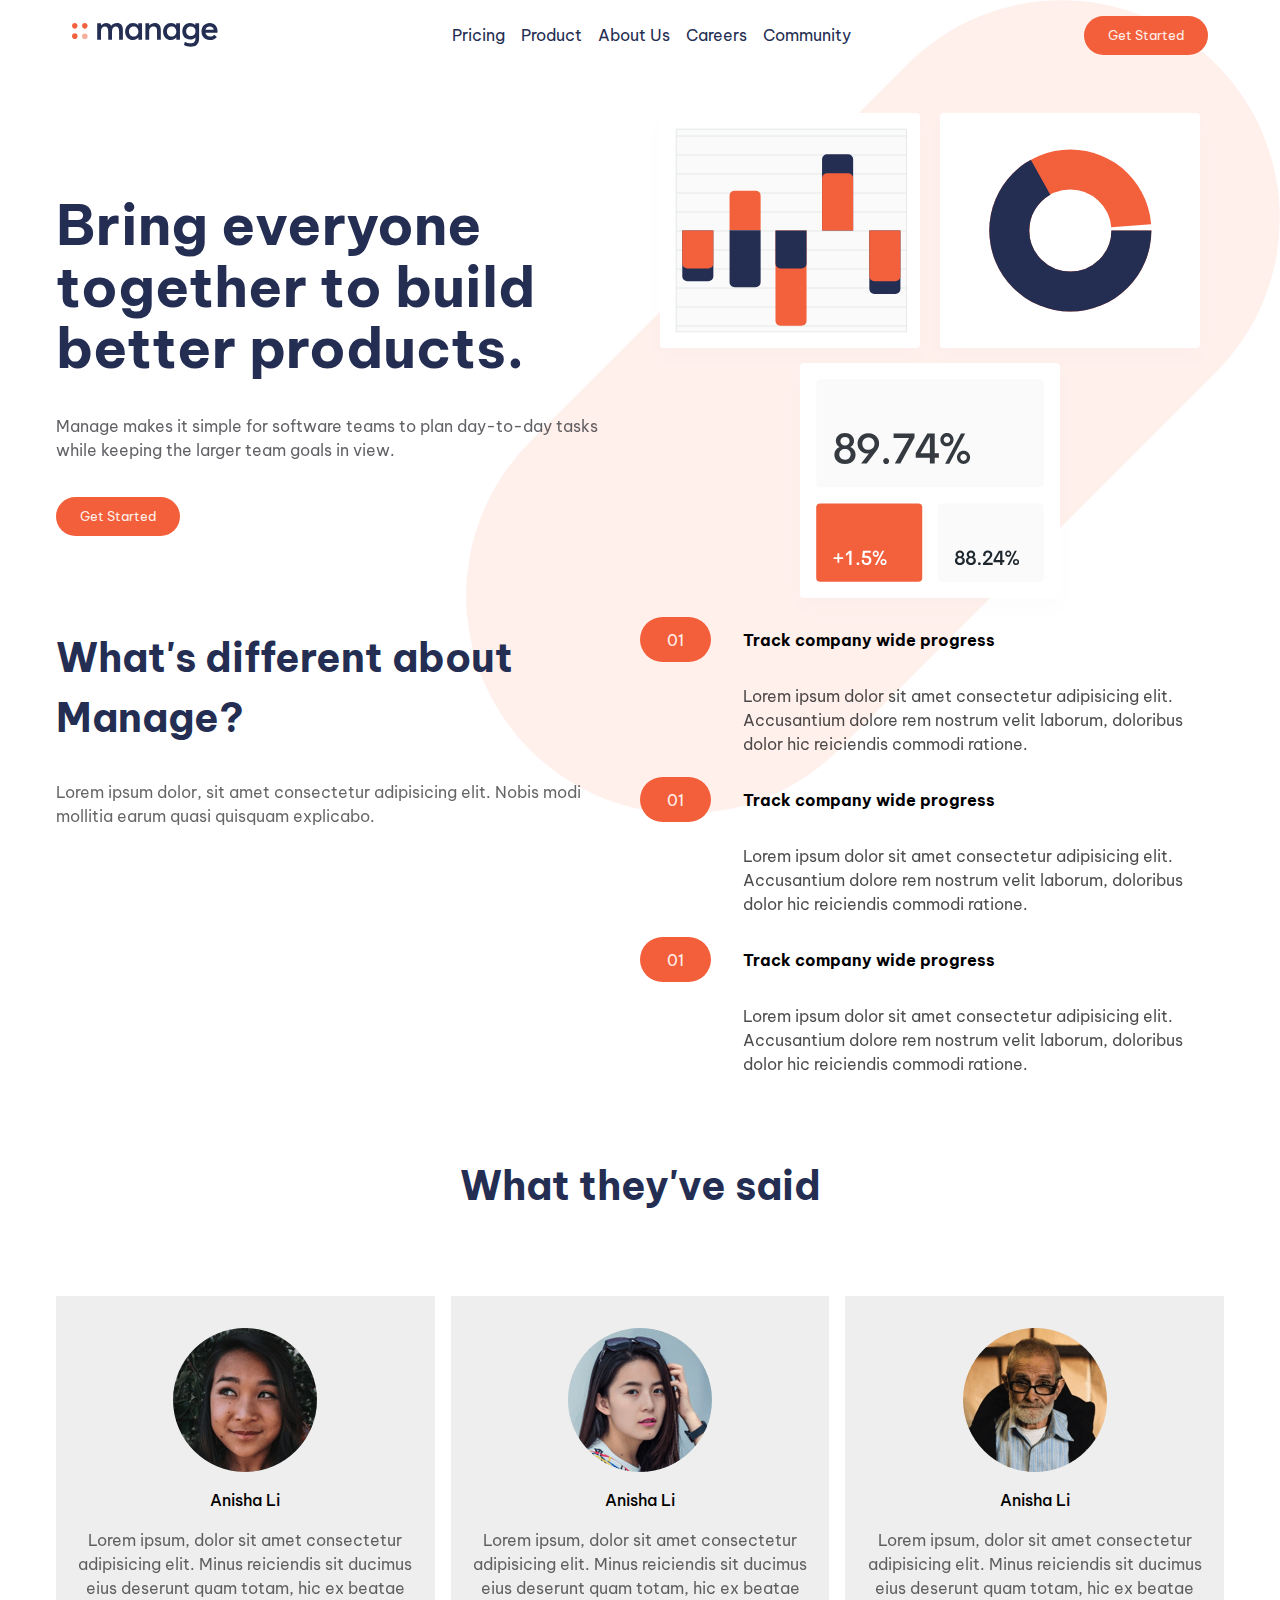
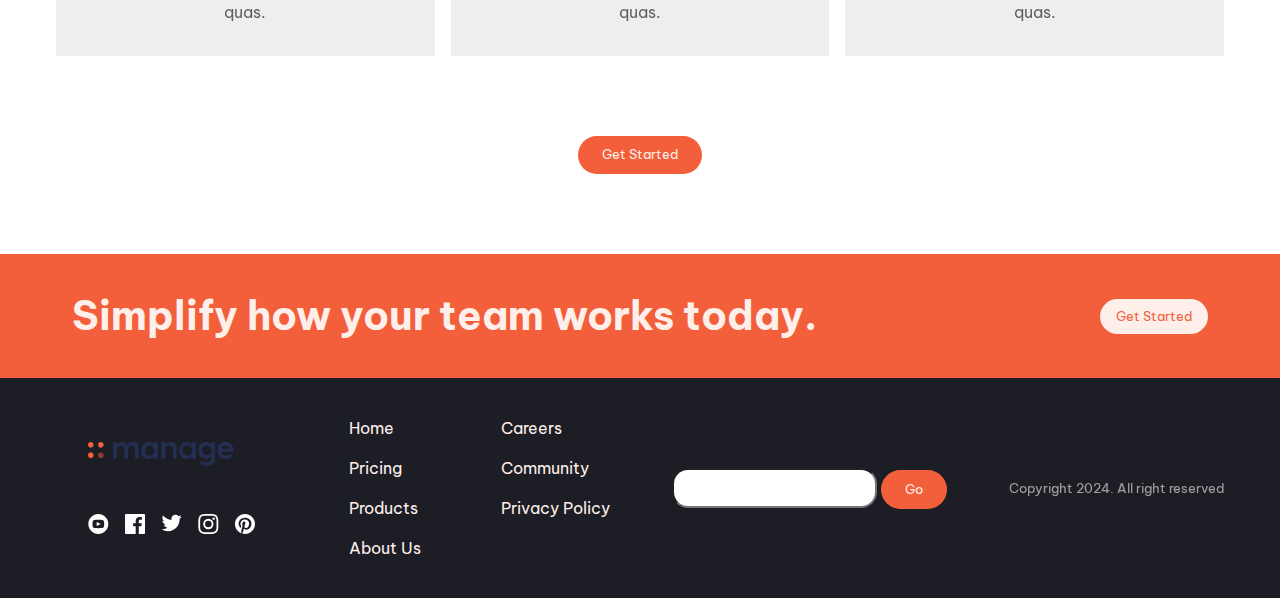
<file: index.html>
<!DOCTYPE html>
<html lang="en">

<head>
  <meta charset="UTF-8" />
  <link rel="icon" type="image/svg+xml" href="favicon.32x32.png" />
  <meta name="viewport" content="width=device-width, initial-scale=1.0" />
  <title>Manage App</title>
  <link rel="icon" type="image/x-icon" href="images/">
  <link rel="preconnect" href="https://fonts.googleapis.com" />
  <link rel="preconnect" href="https://fonts.gstatic.com" crossorigin />
  <link href="https://fonts.googleapis.com/css2?family=Be+Vietnam+Pro:wght@400;500;700&display=swap" rel="stylesheet" />
  <link rel="stylesheet" href="style.css" />
</head>

<body>
  <header class="header">
    <div class="container">
      <div class="nav-wrapper">
        <a href="#"><img src="images/logo.svg" alt="Manage" /></a>
        <nav class="primary-navigation" id="primary-navigation">
          <ul class="nav-list">
            <li><a href="#">Pricing</a></li>
            <li><a href="#">Product</a></li>
            <li><a href="#">About Us</a></li>
            <li><a href="#">Careers</a></li>
            <li><a href="#">Community</a></li>
          </ul>
        </nav>

        <div class="hamberger">
          <input type="checkbox" name="" id="toggle-menu">
          <label for="toggle-menu" class="icon-hamberger"><img src="images/icon-hamburger.svg" alt=""></label>
          <label for="toggle-menu" class="icon-close"><img src="images/icon-close.svg" alt=""></label>
          <ul class="menu-items" role="list">
            <li class="menu-item"><a href="#">Pricing</a></li>
            <li class="menu-item"><a href="#">Product</a></li>
            <li class="menu-item"><a href="#">About Us</a></li>
            <li class="menu-item"><a href="#">Careers</a></li>
            <li class="menu-item"><a href="#">Community</a></li>
            <li class="menu-item"><button style="border: none;
                                                  text-decoration: none;
                                                  background-color: var(--clr-accent-400);
                                                  font-size: var(--fs-300);
                                                  color: var(--clr-accent-100);
                                                  padding: 0.6rem 1.5rem;
                                                  border-radius: 2rem;
                                                  cursor: pointer;
                                                  transition: all 0.3s ease;">Get Started</button></li>
          </ul>
        </div>

        <!-- mobile nav -->
        <!-- <div class="mobile-nav">
            <input type="checkbox" id="menu-toggle" class="menu-toggle" />
            <label for="menu-toggle" class="menu-icon">
              <div class="menu-line menu-line_1"></div>
              <div class="menu-line menu-line_2"></div>
              <div class="menu-line menu-line_3"></div>
            </label>
            <ul class="menu-items">
              <li><a href="#">Pricing</a></li>
              <li><a href="#">Product</a></li>
              <li><a href="#">About Us</a></li>
              <li><a href="#">Careers</a></li>
              <li><a href="#">Community</a></li>
            </ul>
          </div> -->
        <!-- <img src="images/icon-hamburger.svg" alt="" class="mobile-nav" /> -->
        <button class="button-primary">Get Started</button>
      </div>
    </div>
  </header>

  <main>
    <section>
      <div class="container">
        <div class="hero-section">
          <div class="left-section">
            <h1 class="hero-title">
              Bring everyone together to build better products.
            </h1>
            <p class="hero-desc">
              Manage makes it simple for software teams to plan day-to-day
              tasks while keeping the larger team goals in view.
            </p>
            <button class="button-primary hero-button">Get Started</button>
          </div>
          <div class="right-section">
            <img src="images/illustration-intro.svg" alt="" />
          </div>
        </div>
      </div>
    </section>

    <section>
      <div class="container">
        <div class="about-section">
          <div class="about-left">
            <h2 class="about-title">What's different about Manage?</h2>
            <p class="about-desc">Lorem ipsum dolor, sit amet consectetur adipisicing elit. Nobis modi mollitia earum
              quasi quisquam explicabo.</p>
          </div>
          <div class="about-right">
            <div class="about-box">
              <div class="num"><span>01</span></div>
             <div class="text"> <h3 class="sub-heading"> Track company wide progress</h3>
              <p class="sub-desc">Lorem ipsum dolor sit amet consectetur adipisicing elit. Accusantium dolore rem
                nostrum velit laborum, doloribus dolor hic reiciendis commodi ratione.</p></div>
            </div>

            <div class="about-box">
              <div class="num"><span>01</span></div>
             <div class="text"> <h3 class="sub-heading"> Track company wide progress</h3>
              <p class="sub-desc">Lorem ipsum dolor sit amet consectetur adipisicing elit. Accusantium dolore rem
                nostrum velit laborum, doloribus dolor hic reiciendis commodi ratione.</p></div>
            </div>

            <div class="about-box">
              <div class="num"><span>01</span></div>
             <div class="text"> <h3 class="sub-heading"> Track company wide progress</h3>
              <p class="sub-desc">Lorem ipsum dolor sit amet consectetur adipisicing elit. Accusantium dolore rem
                nostrum velit laborum, doloribus dolor hic reiciendis commodi ratione.</p></div>
            </div>
          </div>
        </div>
      </div>
    </section>

    <section>
      <div class="container">
        <div class="testimonial-section">
          <h2 class="testimonial-title">What they've said</h2>
          <div class="testimonial-row">
            <div class="testimonial-card">
              <img src="images/avatar-ali.png" alt="" class="card-image">
              <h3 class="card-name">Anisha Li</h3>
              <p class="testimonial-desc">Lorem ipsum, dolor sit amet consectetur adipisicing elit. Minus reiciendis sit
                ducimus eius deserunt quam totam, hic ex beatae quas.</p>
            </div>

            <div class="testimonial-card">
              <img src="images/avatar-anisha.png" alt="" class="card-image">
              <h3 class="card-name">Anisha Li</h3>
              <p class="testimonial-desc">Lorem ipsum, dolor sit amet consectetur adipisicing elit. Minus reiciendis sit
                ducimus eius deserunt quam totam, hic ex beatae quas.</p>
            </div>

            <div class="testimonial-card">
              <img src="images/avatar-richard.png" alt="" class="card-image">
              <h3 class="card-name">Anisha Li</h3>
              <p class="testimonial-desc">Lorem ipsum, dolor sit amet consectetur adipisicing elit. Minus reiciendis sit
                ducimus eius deserunt quam totam, hic ex beatae quas.</p>
            </div>
          </div>
          <button class="button-primary">Get Started</button>
        </div>
      </div>
    </section>

    <section>
      <div class="cta-section">
        <div class="cta container">
        <h1 class="heading-primary-white">Simplify how your team works today.</h1>
        <button class="white-button">Get Started</button>
    </div>
    </div>
    </section>
    
  </main>

  <footer class="footer">
    <div class="container footer-container">
    <div class="list-1">
      <a href="#"><img src="images/logo.svg" alt="" class="footer-image"></a>
      <div class="icons">
        <a href="#"><img src="images/icon-youtube.svg" alt=""></a>
        <a href="#"><img src="images/icon-facebook.svg" alt=""></a>
        <a href="#"><img src="images/icon-twitter.svg" alt=""></a>
        <a href="#"><img src="images/icon-instagram.svg" alt=""></a>
        <a href="#"><img src="images/icon-pinterest.svg" alt=""></a>
      </div>
    </div>

    <div class="list-2">
      <ul class="footer-navigation">
        <li><a href="#">Home</a></li>
        <li><a href="#">Pricing</a></li>
        <li><a href="#">Products</a></li>
        <li><a href="#">About Us</a></li>
      </ul>
      <ul class="footer-links">
        <li><a href="#">Careers</a></li>
        <li><a href="#">Community</a></li>
        <li><a href="#">Privacy Policy</a></li>
      </ul>
    </div>
    <div class="list-3">
      <div class="footer-box">
      <input type="email" name="" id="" >
      <button class="button-primary">Go</button>
    </div>
  </div>
  <div class="list-4"><p class="copyright-para">Copyright 2024. All right reserved</p></div>
  </div>
  </footer>
</body>

</html>
</file>
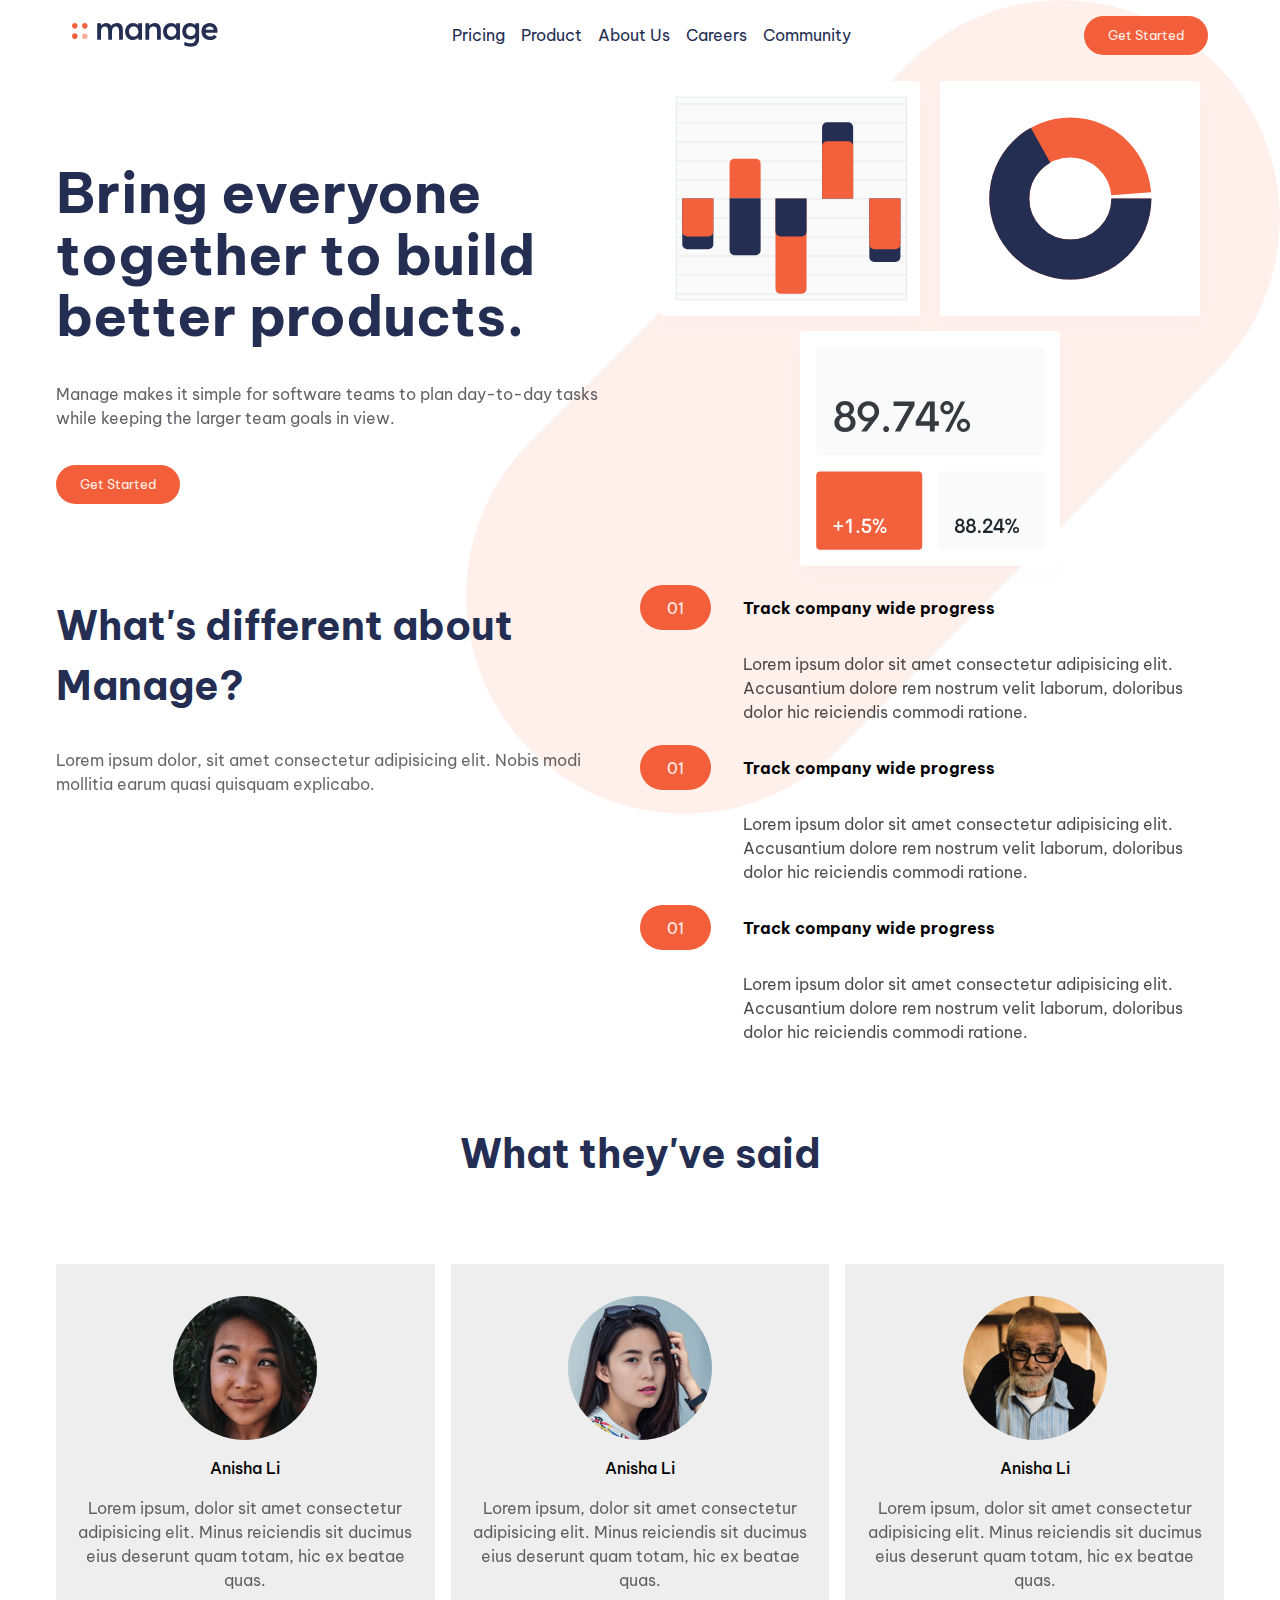
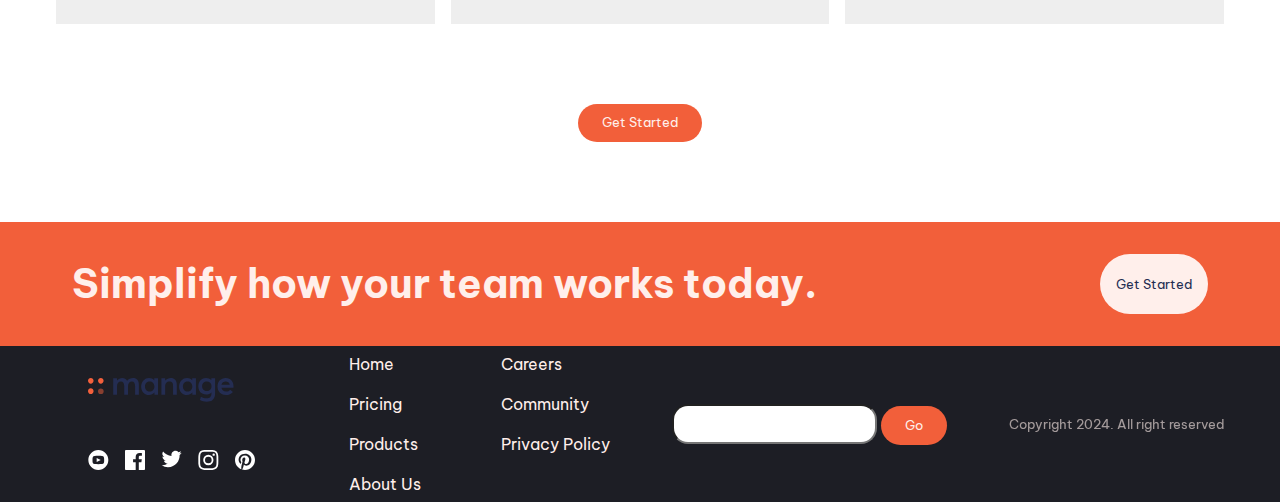
<file: saad/index.html>
<!DOCTYPE html>
<html lang="en">

<head>
  <meta charset="UTF-8" />
  <link rel="icon" type="image/svg+xml" href="favicon.svg" />
  <meta name="viewport" content="width=device-width, initial-scale=1.0" />
  <title>Manage App</title>
  <link rel="preconnect" href="https://fonts.googleapis.com" />
  <link rel="preconnect" href="https://fonts.gstatic.com" crossorigin />
  <link href="https://fonts.googleapis.com/css2?family=Be+Vietnam+Pro:wght@400;500;700&display=swap" rel="stylesheet" />
  <link rel="stylesheet" href="style.css" />
</head>

<body>
  <header class="header">
    <div class="container">
      <div class="nav-wrapper">
        <a href="#"><img src="images/logo.svg" alt="Manage" /></a>
        <nav class="primary-navigation" id="primary-navigation">
          <ul class="nav-list">
            <li><a href="#">Pricing</a></li>
            <li><a href="#">Product</a></li>
            <li><a href="#">About Us</a></li>
            <li><a href="#">Careers</a></li>
            <li><a href="#">Community</a></li>
          </ul>
        </nav>

        <div class="hamberger">
          <input type="checkbox" name="" id="toggle-menu">
          <label for="toggle-menu" class="icon-hamberger"><img src="images/icon-hamburger.svg" alt=""></label>
          <label for="toggle-menu" class="icon-close"><img src="images/icon-close.svg" alt=""></label>
          <ul class="menu-items" role="list">
            <li class="menu-item"><a href="#">Pricing</a></li>
            <li class="menu-item"><a href="#">Product</a></li>
            <li class="menu-item"><a href="#">About Us</a></li>
            <li class="menu-item"><a href="#">Careers</a></li>
            <li class="menu-item"><a href="#">Community</a></li>
            <li class="menu-item"><button type="button" class="btn bg-accent-400 text-accent-100 fw-regular fs-300" style="box-shadow: none;">Get Started</button></li>
          </ul>
        </div>

        <!-- mobile nav -->
        <!-- <div class="mobile-nav">
            <input type="checkbox" id="menu-toggle" class="menu-toggle" />
            <label for="menu-toggle" class="menu-icon">
              <div class="menu-line menu-line_1"></div>
              <div class="menu-line menu-line_2"></div>
              <div class="menu-line menu-line_3"></div>
            </label>
            <ul class="menu-items">
              <li><a href="#">Pricing</a></li>
              <li><a href="#">Product</a></li>
              <li><a href="#">About Us</a></li>
              <li><a href="#">Careers</a></li>
              <li><a href="#">Community</a></li>
            </ul>
          </div> -->
        <!-- <img src="images/icon-hamburger.svg" alt="" class="mobile-nav" /> -->
        <button class="button-primary">Get Started</button>
      </div>
    </div>
  </header>

  <main>
    <section>
      <div class="container">
        <div class="hero-section">
          <div class="left-section">
            <h1 class="hero-title">
              Bring everyone together to build better products.
            </h1>
            <p class="hero-desc">
              Manage makes it simple for software teams to plan day-to-day
              tasks while keeping the larger team goals in view.
            </p>
            <button class="button-primary hero-button">Get Started</button>
          </div>
          <div class="right-section">
            <img src="images/illustration-intro.svg" alt="" />
          </div>
        </div>
      </div>
    </section>

    <section>
      <div class="container">
        <div class="about-section">
          <div class="about-left">
            <h2 class="about-title">What's different about Manage?</h2>
            <p class="about-desc">Lorem ipsum dolor, sit amet consectetur adipisicing elit. Nobis modi mollitia earum
              quasi quisquam explicabo.</p>
          </div>
          <div class="about-right">
            <div class="about-box">
              <div class="num"><span>01</span></div>
             <div class="text"> <h3 class="sub-heading"> Track company wide progress</h3>
              <p class="sub-desc">Lorem ipsum dolor sit amet consectetur adipisicing elit. Accusantium dolore rem
                nostrum velit laborum, doloribus dolor hic reiciendis commodi ratione.</p></div>
            </div>

            <div class="about-box">
              <div class="num"><span>01</span></div>
             <div class="text"> <h3 class="sub-heading"> Track company wide progress</h3>
              <p class="sub-desc">Lorem ipsum dolor sit amet consectetur adipisicing elit. Accusantium dolore rem
                nostrum velit laborum, doloribus dolor hic reiciendis commodi ratione.</p></div>
            </div>

            <div class="about-box">
              <div class="num"><span>01</span></div>
             <div class="text"> <h3 class="sub-heading"> Track company wide progress</h3>
              <p class="sub-desc">Lorem ipsum dolor sit amet consectetur adipisicing elit. Accusantium dolore rem
                nostrum velit laborum, doloribus dolor hic reiciendis commodi ratione.</p></div>
            </div>
          </div>
        </div>
      </div>
    </section>

    <section>
      <div class="container">
        <div class="testimonial-section">
          <h2 class="testimonial-title">What they've said</h2>
          <div class="testimonial-row">
            <div class="testimonial-card">
              <img src="images/avatar-ali.png" alt="" class="card-image">
              <h3 class="card-name">Anisha Li</h3>
              <p class="testimonial-desc">Lorem ipsum, dolor sit amet consectetur adipisicing elit. Minus reiciendis sit
                ducimus eius deserunt quam totam, hic ex beatae quas.</p>
            </div>

            <div class="testimonial-card">
              <img src="images/avatar-anisha.png" alt="" class="card-image">
              <h3 class="card-name">Anisha Li</h3>
              <p class="testimonial-desc">Lorem ipsum, dolor sit amet consectetur adipisicing elit. Minus reiciendis sit
                ducimus eius deserunt quam totam, hic ex beatae quas.</p>
            </div>

            <div class="testimonial-card">
              <img src="images/avatar-richard.png" alt="" class="card-image">
              <h3 class="card-name">Anisha Li</h3>
              <p class="testimonial-desc">Lorem ipsum, dolor sit amet consectetur adipisicing elit. Minus reiciendis sit
                ducimus eius deserunt quam totam, hic ex beatae quas.</p>
            </div>
          </div>
          <button class="button-primary">Get Started</button>
        </div>
      </div>
    </section>

    <section>
      <div class="cta-section">
        <div class="cta container">
        <h1 class="heading-primary-white">Simplify how your team works today.</h1>
        <button class="white-button">Get Started</button>
    </div>
    </div>
    </section>
    
  </main>

  <footer class="footer">
    <div class="container footer-container">
    <div class="list-1">
      <a href="#"><img src="images/logo.svg" alt="" class="footer-image"></a>
      <div class="icons">
        <a href="#"><img src="images/icon-youtube.svg" alt=""></a>
        <a href="#"><img src="images/icon-facebook.svg" alt=""></a>
        <a href="#"><img src="images/icon-twitter.svg" alt=""></a>
        <a href="#"><img src="images/icon-instagram.svg" alt=""></a>
        <a href="#"><img src="images/icon-pinterest.svg" alt=""></a>
      </div>
    </div>

    <div class="list-2">
      <ul class="footer-navigation">
        <li><a href="#">Home</a></li>
        <li><a href="#">Pricing</a></li>
        <li><a href="#">Products</a></li>
        <li><a href="#">About Us</a></li>
      </ul>
      <ul class="footer-links">
        <li><a href="#">Careers</a></li>
        <li><a href="#">Community</a></li>
        <li><a href="#">Privacy Policy</a></li>
      </ul>
    </div>
    <div class="list-3">
      <div class="footer-box">
      <input type="email" name="" id="" >
      <button class="button-primary">Go</button>
    </div>
  </div>
  <div class="list-4"><p class="copyright-para">Copyright 2024. All right reserved</p></div>
  </div>
  </footer>
</body>

</html>
</file>
<file: style.css>
:root {
  --clr-accent-400: hsl(12, 88%, 59%);
  --clr-accent-100: hsl(13, 100%, 96%);

  --clr-primary-400: hsl(228, 39%, 23%);

  --clr-neutral-100: hsl(232, 12%, 13%);
  --clr-neutral-900: hsl(0 0% 0%);

  --ff-primary: "Be Vietnam Pro", sans-serif;

  --ff-body: var(--ff-primary);
  --ff-heading: var(--ff-primary);

  --fw-regular: 400;
  --fw-semi-bold: 500;
  --fw-bold: 700;

  --fs-300: 0.8125rem;
  --fs-400: 0.875rem;
  --fs-500: 0.9375rem;
  --fs-600: 1rem;
  --fs-700: 1.875rem;
  --fs-800: 2.5rem;
  --fs-900: 3.5rem;

  --fs-body: var(--fs-400);
  --fs-primary-heading: var(--fs-800);
  --fs-secondary-heading: var(--fs-700);
  --fs-nav: var(--fs-500);
  --fs-button: var(--fs-300);
}

@media (min-width: 50em) {
  :root {
    --fs-body: var(--fs-500);
    --fs-primary-heading: var(--fs-900);
    --fs-secondary-heading: var(--fs-800);

    --fs-nav: var(--fs-300);
  }
}

/* https://piccalil.li/blog/a-modern-css-reset */

/* Box sizing rules */
*,
*::before,
*::after {
  box-sizing: border-box;
}

/* Remove default margin */
* {
  margin: 0;
  padding: 0;
  font: inherit;
}

/* Remove list styles on ul, ol elements with a list role, which suggests default styling will be removed */
ul[role="list"],
ol[role="list"] {
  list-style: none;
}

/* Set core root defaults */
html:focus-within {
  scroll-behavior: smooth;
}

html,
body {
  height: 100%;
}

/* Set core body defaults */
body {
  text-rendering: optimizeSpeed;
  line-height: 1.5;
  font-family: var(--ff-body);
  background: url("images/bg-tablet-pattern.svg") top right no-repeat;
  width: 100%;
}

/* A elements that don't have a class get default styles */
a:not([class]) {
  text-decoration-skip-ink: auto;
}

/* Make images easier to work with */
img,
picture,
svg {
  max-width: 100%;
  display: block;
}

/* Remove all animations, transitions and smooth scroll for people that prefer not to see them */
@media (prefers-reduced-motion: reduce) {
  html:focus-within {
    scroll-behavior: auto;
  }

  *,
  *::before,
  *::after {
    animation-duration: 0.01ms !important;
    animation-iteration-count: 1 !important;
    transition-duration: 0.01ms !important;
    scroll-behavior: auto !important;
  }
}

/* Utility classes */

.text-primary-400 {
  color: var(--clr-primary-400);
}
.text-accent-400 {
  color: var(--clr-accent-400);
}
.text-accent-100 {
  color: var(--clr-accent-100);
}
.text-neutral-100 {
  color: var(--clr-neutral-100);
}
.text-neutral-900 {
  color: var(--clr-neutral-900);
}

.bg-primary-400 {
  background-color: var(--clr-primary-400);
}
.bg-accent-400 {
  background-color: var(--clr-accent-400);
}
.bg-accent-100 {
  background-color: var(--clr-accent-100);
}
.bg-neutral-100 {
  background-color: var(--clr-neutral-100);
}
.bg-neutral-900 {
  background-color: var(--clr-neutral-900);
}

.fw-bold {
  font-weight: var(--fw-bold);
}
.fw-semi-bold {
  font-weight: var(--fw-semi-bold);
}
.fw-regular {
  font-weight: var(--fw-regular);
}

.fs-primary-heading {
  font-size: var(--fs-primary-heading);
}
.fs-secondary-heading {
  font-size: var(--fs-secondary-heading);
}

.fs-300 {
  font-size: var(--fs-300);
}
.fs-400 {
  font-size: var(--fs-400);
}
.fs-500 {
  font-size: var(--fs-500);
}
.fs-600 {
  font-size: var(--fs-600);
}

.container {
  max-width: 1200px;
  margin: auto;
  padding: 0 1rem;
}

.button-primary {
  border: none;
  text-decoration: none;
  background-color: var(--clr-accent-400);
  font-size: var(--fs-300);
  color: var(--clr-accent-100);
  padding: 0.6rem 1.5rem;
  border-radius: 2rem;
  cursor: pointer;
  transition: all 0.3s ease;
}

.button-primary:hover {
    opacity: 0.6;
    box-shadow: 0px 10px 20px 0px var(--clr-accent-400);
}

/* header */
.nav-wrapper {
  display: flex;
  justify-content: space-between;
  align-items: center;
  padding: 1rem;
}

.nav-list {
  list-style: none;
  display: flex;
  gap: 1rem;
}

.nav-list a {
  text-decoration: none;
  color: var(--clr-primary-400);
}

.nav-list a:hover {
  color: var(--clr-accent-400);
}

.hamberger {
  display: none;
}
/* mobile nav */

.mobile-nav {
  display: none;
}

/* hero section styling */
.hero-section {
  margin-top: 2rem;
  display: flex;
  align-items: center;
  /* height: 80vh; */
  justify-content: space-between;
}

.hero-title {
  font-size: var(--fs-primary-heading);
  font-weight: var(--fw-bold);
  color: var(--clr-primary-400);
  line-height: 1.1;
}

.hero-desc {
  opacity: 0.7;
  color: var(--clr-neutral-100);
}

.hero-section .left-section {
  flex: 1;
  display: flex;
  flex-direction: column;
  align-items: flex-start;
  justify-content: space-between;
  gap: 2.2rem;
}

.hero-section .right-section {
  flex: 1;
}

.about-section{
  display: flex;
  /* height: 60vh; */
}
.about-left {
  display: flex;
  flex-direction: column;
  gap: 2rem;
  flex: 1;
}

.about-right {
  display: flex;
  flex-direction: column;
  gap: 2rem;
  flex: 1;
}

.about-title {
  font-size: var(--fs-secondary-heading);
  font-weight: var(--fw-bold);
  color: var(--clr-primary-400);
}
.about-box {
  display: flex;
  /* flex-direction: column; */
  gap: 2rem;
}
.about-box span {
  padding: 0.8rem 1.7rem;
  background-color: var(--clr-accent-400);
  border-radius: 2rem;
  color: var(--clr-accent-100);
  
}

.about-box {
  display: flex;
}
.sub-heading {
  margin-bottom: 2rem;
}

.sub-desc {
  opacity: 0.7;
}
.sub-heading {
  color: var(--clr-neutral-900);
  font-weight: var(--fw-bold);
}
.about-desc {
  opacity: 0.6;
}

.testimonial-section{
  display: flex;
  flex-direction: column;
  align-items: center;
  /* height: auto; */
  gap: 5rem;
  margin-top: 5rem;
  margin-bottom: 5rem;
}
.testimonial-title {
  font-size: var(--fs-secondary-heading);
  font-weight: var(--fw-bold);
  color: var(--clr-primary-400);
}
.testimonial-row {
  display: flex;
  gap: 1rem;
  align-items: center;
}
.testimonial-card {
  background-color: rgb(238, 238, 238);
  display: flex;
  flex-direction: column;
  align-items: center;
  padding: 2rem 1rem;
  gap: 1rem;
}
.testimonial-card .card-image {
  /* position: relative; */
  /* top: -5rem; */
}
.card-name {
  font-size: var(--fs-600);
  font-weight: var(--fw-semi-bold);
}
.testimonial-desc {
  opacity: 0.6;
  text-align: center;
}
.cta-section {
  background-color: var(--clr-accent-400);
}
.cta{
  display: flex;
  justify-content: space-between;
  padding: 2rem;
  align-items: center;
}

.heading-primary-white {
  font-size: var(--fs-secondary-heading);
  font-weight: var(--fw-bold);
  color: var(--clr-accent-100);
}
.white-button {
  background-color: var(--clr-accent-100);
  color: var(--clr-accent-400);
  font-size: var(--fs-300);
  padding: 0.5rem 1rem;
  border-radius: 2rem;
  cursor: pointer;
  border: none;
  
}

.footer {
  background-color: var(--clr-neutral-100);
  padding: 2rem 0rem
}
.footer-container {
  display: flex;
  justify-content: space-between;
  align-items: center;
}
.list-1 {
  padding: 2rem;
  display: flex;
  flex-direction: column;
  gap: 3rem;
}

.list-2 {
  display: flex;
  gap: 5rem;
}
.footer-navigation {
  list-style: none;
  display: flex;
  flex-direction: column;
  gap: 1rem;
}
.footer-navigation li a {
  text-decoration: none;
  color: var(--clr-accent-100);
}
.icons {
  display: flex;
  gap: 1rem;
}

.footer-links {
  display: flex;
  flex-direction: column;
  list-style: none;
  gap: 1rem;
}

.footer-links li a {
  text-decoration: none;
  color: var(--clr-accent-100);
}
.list-3 {
  display: flex;
  flex-direction: column;
  gap: 1rem;
}
input{
  border-radius: 1rem;
  padding: 0.4rem 0rem;
}
.list-4 p {
  color: var(--clr-accent-100);
  font-size: var(--fs-300);
  opacity: 0.6;
} 
/* media queries  */

@media (max-width: 768px) {
  .primary-navigation {
    display: none;
  }

  .hamberger a {
    text-decoration: none;
    color: var(--clr-accent-100);
  }

  .nav-wrapper .button-primary {
    display: none;
  }

  .mobile-nav {
    display: block;
  }

  .hamberger {
    display: block;
  }

  .navigation {
    display: flex;
    justify-content: space-between;
    align-items: center;
    margin: 20px 5px;
    position: relative;
  }
  
  .menu-items {
    display: none;
    flex-direction: column;
    box-shadow: 2px 4px 10px 2px gray;
    position: absolute;
    right: 0;
    padding: 10px;
    z-index: 1;
    background-color: black;
    width: 100%;
  }
  .menu-item{
    margin: 10px 0px;
  }
  
  
  #toggle-menu {
    display: none;
  }
  
  .icon-hamberger,
  .icon-close {
    cursor: pointer;
    /* display: inline-block; */
  }
  
  .icon-close {
    display: none;
  }
  
  #toggle-menu:checked ~ .icon-hamberger {
    display: none;
  }
  
  #toggle-menu:checked ~ .icon-close {
    display: inline-block;
  }
  
  
  #toggle-menu:checked ~ .menu-items {
    display: flex;
    flex-direction: column;
  }

  .hero-section .left-section {
    text-align: center;
    align-items: center;
  }

    .hero-button {
      text-align: center;
    }

  .about-title {
    text-align: center;
  }
  .about-desc {
    text-align: center;
  }

  .cta {
    flex-direction: column;
    align-items:center;
    gap: 1rem;
    text-align: center;
  }

  .footer-container {
    display: flex;
    flex-direction: column;
    gap: 2rem;
    
  }

  .list-1 {
    order: 3;
  }
  .list-2 {
    order: 4;
  }
  .list-3 .footer-box {
    order: 0;
    margin-top: 2rem;
  }

  .list-3 .copyright {
    order: 2;
  }
  .list-4 {
    order: 5;

  }
}

@media (max-width: 576px) {
  .hero-section {
    padding: 2rem 0;
    flex-direction: column;
    gap: 1rem;
  }

  .hero-section .left-section {
    order: 1;
  }

  .hero-section .right-section {
    order: 0;
  }

  .about-section {
    flex-direction: column;
    gap: 5rem;
    padding: 2rem 0rem;
  }

  .testimonial-section {
    flex-direction: column;
    display: flex;
    margin-top: 10rem;
  }
  .testimonial-row {
    display: flex;
    flex-direction: column;
  }
}
</file>
<file: saad/style.css>
:root {
  --clr-accent-400: hsl(12, 88%, 59%);
  --clr-accent-100: hsl(13, 100%, 96%);

  --clr-primary-400: hsl(228, 39%, 23%);

  --clr-neutral-100: hsl(232, 12%, 13%);
  --clr-neutral-900: hsl(0 0% 0%);

  --ff-primary: "Be Vietnam Pro", sans-serif;

  --ff-body: var(--ff-primary);
  --ff-heading: var(--ff-primary);

  --fw-regular: 400;
  --fw-semi-bold: 500;
  --fw-bold: 700;

  --fs-300: 0.8125rem;
  --fs-400: 0.875rem;
  --fs-500: 0.9375rem;
  --fs-600: 1rem;
  --fs-700: 1.875rem;
  --fs-800: 2.5rem;
  --fs-900: 3.5rem;

  --fs-body: var(--fs-400);
  --fs-primary-heading: var(--fs-800);
  --fs-secondary-heading: var(--fs-700);
  --fs-nav: var(--fs-500);
  --fs-button: var(--fs-300);
}

@media (min-width: 50em) {
  :root {
    --fs-body: var(--fs-500);
    --fs-primary-heading: var(--fs-900);
    --fs-secondary-heading: var(--fs-800);

    --fs-nav: var(--fs-300);
  }
}

/* https://piccalil.li/blog/a-modern-css-reset */

/* Box sizing rules */
*,
*::before,
*::after {
  box-sizing: border-box;
}

/* Remove default margin */
* {
  margin: 0;
  padding: 0;
  font: inherit;
}

/* Remove list styles on ul, ol elements with a list role, which suggests default styling will be removed */
ul[role="list"],
ol[role="list"] {
  list-style: none;
}

/* Set core root defaults */
html:focus-within {
  scroll-behavior: smooth;
}

html,
body {
  height: 100%;
}

/* Set core body defaults */
body {
  text-rendering: optimizeSpeed;
  line-height: 1.5;
  font-family: var(--ff-body);
  background: url("images/bg-tablet-pattern.svg") top right no-repeat;
  width: 100%;
}

/* A elements that don't have a class get default styles */
a:not([class]) {
  text-decoration-skip-ink: auto;
}

/* Make images easier to work with */
img,
picture,
svg {
  max-width: 100%;
  display: block;
}

/* Remove all animations, transitions and smooth scroll for people that prefer not to see them */
@media (prefers-reduced-motion: reduce) {
  html:focus-within {
    scroll-behavior: auto;
  }

  *,
  *::before,
  *::after {
    animation-duration: 0.01ms !important;
    animation-iteration-count: 1 !important;
    transition-duration: 0.01ms !important;
    scroll-behavior: auto !important;
  }
}

/* Utility classes */

.text-primary-400 {
  color: var(--clr-primary-400);
}
.text-accent-400 {
  color: var(--clr-accent-400);
}
.text-accent-100 {
  color: var(--clr-accent-100);
}
.text-neutral-100 {
  color: var(--clr-neutral-100);
}
.text-neutral-900 {
  color: var(--clr-neutral-900);
}

.bg-primary-400 {
  background-color: var(--clr-primary-400);
}
.bg-accent-400 {
  background-color: var(--clr-accent-400);
}
.bg-accent-100 {
  background-color: var(--clr-accent-100);
}
.bg-neutral-100 {
  background-color: var(--clr-neutral-100);
}
.bg-neutral-900 {
  background-color: var(--clr-neutral-900);
}

.fw-bold {
  font-weight: var(--fw-bold);
}
.fw-semi-bold {
  font-weight: var(--fw-semi-bold);
}
.fw-regular {
  font-weight: var(--fw-regular);
}

.fs-primary-heading {
  font-size: var(--fs-primary-heading);
}
.fs-secondary-heading {
  font-size: var(--fs-secondary-heading);
}

.fs-300 {
  font-size: var(--fs-300);
}
.fs-400 {
  font-size: var(--fs-400);
}
.fs-500 {
  font-size: var(--fs-500);
}
.fs-600 {
  font-size: var(--fs-600);
}

.container {
  max-width: 1200px;
  margin: auto;
  padding: 0 1rem;
}

.button-primary {
  border: none;
  text-decoration: none;
  background-color: var(--clr-accent-400);
  font-size: var(--fs-300);
  color: var(--clr-accent-100);
  padding: 0.6rem 1.5rem;
  border-radius: 2rem;
  cursor: pointer;
  transition: all 0.3s ease;
}

.button-primary:hover {
  background-color: var(--clr-neutral-100);
}

/* header */
.nav-wrapper {
  display: flex;
  justify-content: space-between;
  align-items: center;
  padding: 1rem;
}

.nav-list {
  list-style: none;
  display: flex;
  gap: 1rem;
}

.nav-list a {
  text-decoration: none;
  color: var(--clr-primary-400);
}

.nav-list a:hover {
  color: var(--clr-accent-400);
}

.hamberger {
  display: none;
}
/* mobile nav */

.mobile-nav {
  display: none;
}

/* hero section styling */
.hero-section {
  display: flex;
  align-items: center;
  /* height: 80vh; */
  justify-content: space-between;
}

.hero-title {
  font-size: var(--fs-primary-heading);
  font-weight: var(--fw-bold);
  color: var(--clr-primary-400);
  line-height: 1.1;
}

.hero-desc {
  opacity: 0.7;
  color: var(--clr-neutral-100);
}

.hero-section .left-section {
  flex: 1;
  display: flex;
  flex-direction: column;
  align-items: flex-start;
  justify-content: space-between;
  gap: 2.2rem;
}

.hero-section .right-section {
  flex: 1;
}

.about-section{
  display: flex;
  /* height: 60vh; */
}
.about-left {
  display: flex;
  flex-direction: column;
  gap: 2rem;
  flex: 1;
}

.about-right {
  display: flex;
  flex-direction: column;
  gap: 2rem;
  flex: 1;
}

.about-title {
  font-size: var(--fs-secondary-heading);
  font-weight: var(--fw-bold);
  color: var(--clr-primary-400);
}
.about-box {
  display: flex;
  /* flex-direction: column; */
  gap: 2rem;
}
.about-box span {
  padding: 0.8rem 1.7rem;
  background-color: var(--clr-accent-400);
  border-radius: 2rem;
  color: var(--clr-accent-100);
  
}

.about-box {
  display: flex;
}
.sub-heading {
  margin-bottom: 2rem;
}

.sub-desc {
  opacity: 0.7;
}
.sub-heading {
  color: var(--clr-neutral-900);
  font-weight: var(--fw-bold);
}
.about-desc {
  opacity: 0.6;
}

.testimonial-section{
  display: flex;
  flex-direction: column;
  align-items: center;
  /* height: auto; */
  gap: 5rem;
  margin-top: 5rem;
  margin-bottom: 5rem;
}
.testimonial-title {
  font-size: var(--fs-secondary-heading);
  font-weight: var(--fw-bold);
  color: var(--clr-primary-400);
}
.testimonial-row {
  display: flex;
  gap: 1rem;
  align-items: center;
}
.testimonial-card {
  background-color: rgb(238, 238, 238);
  display: flex;
  flex-direction: column;
  align-items: center;
  padding: 2rem 1rem;
  gap: 1rem;
}
.testimonial-card .card-image {
  /* position: relative; */
  /* top: -5rem; */
}
.card-name {
  font-size: var(--fs-600);
  font-weight: var(--fw-semi-bold);
}
.testimonial-desc {
  opacity: 0.6;
  text-align: center;
}
.cta-section {
  background-color: var(--clr-accent-400);
}
.cta{
  display: flex;
  justify-content: space-between;
  padding: 2rem;
}

.heading-primary-white {
  font-size: var(--fs-secondary-heading);
  font-weight: var(--fw-bold);
  color: var(--clr-accent-100);
}
.white-button {
  background-color: var(--clr-accent-100);
  color: var(--clr-primary-400);
  font-size: var(--fs-300);
  padding: 0.5rem 1rem;
  border-radius: 2rem;
  cursor: pointer;
  border: none;
}

.footer {
  background-color: var(--clr-neutral-100);

}
.footer-container {
  display: flex;
  justify-content: space-between;
  align-items: center;
}
.list-1 {
  padding: 2rem;
  display: flex;
  flex-direction: column;
  gap: 3rem;
}

.list-2 {
  display: flex;
  gap: 5rem;
}
.footer-navigation {
  list-style: none;
  display: flex;
  flex-direction: column;
  gap: 1rem;
}
.footer-navigation li a {
  text-decoration: none;
  color: var(--clr-accent-100);
}
.icons {
  display: flex;
  gap: 1rem;
}

.footer-links {
  display: flex;
  flex-direction: column;
  list-style: none;
  gap: 1rem;
}

.footer-links li a {
  text-decoration: none;
  color: var(--clr-accent-100);
}
.list-3 {
  display: flex;
  flex-direction: column;
  gap: 1rem;
}
input{
  border-radius: 1rem;
  padding: 0.4rem 0rem;
}
.list-4 p {
  color: var(--clr-accent-100);
  font-size: var(--fs-300);
  opacity: 0.6;
} 
/* media queries  */

@media (max-width: 768px) {
  .primary-navigation {
    display: none;
  }

  .hamberger a {
    text-decoration: none;
    color: var(--clr-accent-100);
  }

  .nav-wrapper .button-primary {
    display: none;
  }

  .mobile-nav {
    display: block;
  }

  .hamberger {
    display: block;
  }

  .navigation {
    display: flex;
    justify-content: space-between;
    align-items: center;
    margin: 20px 5px;
    position: relative;
  }
  
  .menu-items {
    display: none;
    flex-direction: column;
    box-shadow: 2px 4px 10px 2px gray;
    position: absolute;
    right: 0;
    padding: 10px;
    z-index: 1;
    background-color: black;
    width: 100%;
  }
  .menu-item{
    margin: 10px 0px;
  }
  
  
  #toggle-menu {
    display: none;
  }
  
  .icon-hamberger,
  .icon-close {
    cursor: pointer;
    /* display: inline-block; */
  }
  
  .icon-close {
    display: none;
  }
  
  #toggle-menu:checked ~ .icon-hamberger {
    display: none;
  }
  
  #toggle-menu:checked ~ .icon-close {
    display: inline-block;
  }
  
  
  #toggle-menu:checked ~ .menu-items {
    display: flex;
    flex-direction: column;
  }

  .hero-section .left-section {
    text-align: center;
    align-items: center;
  }

    .hero-button {
      text-align: center;
    }

  .about-title {
    text-align: center;
  }
  .about-desc {
    text-align: center;
  }

  .cta {
    flex-direction: column;
    align-items:center;
    gap: 1rem;
    text-align: center;
  }

  .footer-container {
    display: flex;
    flex-direction: column;
    gap: 2rem;
    
  }

  .list-1 {
    order: 3;
  }
  .list-2 {
    order: 4;
  }
  .list-3 .footer-box {
    order: 0;
    margin-top: 2rem;
  }

  .list-3 .copyright {
    order: 2;
  }
  .list-4 {
    order: 5;

  }
}

@media (max-width: 576px) {
  .hero-section {
    padding: 2rem 0;
    flex-direction: column;
    gap: 1rem;
  }

  .hero-section .left-section {
    order: 1;
  }

  .hero-section .right-section {
    order: 0;
  }

  .about-section {
    flex-direction: column;
    gap: 5rem;
    padding: 2rem 0rem;
  }

  .testimonial-section {
    flex-direction: column;
    display: flex;
    margin-top: 10rem;
  }
  .testimonial-row {
    display: flex;
    flex-direction: column;
  }
}
</file>
